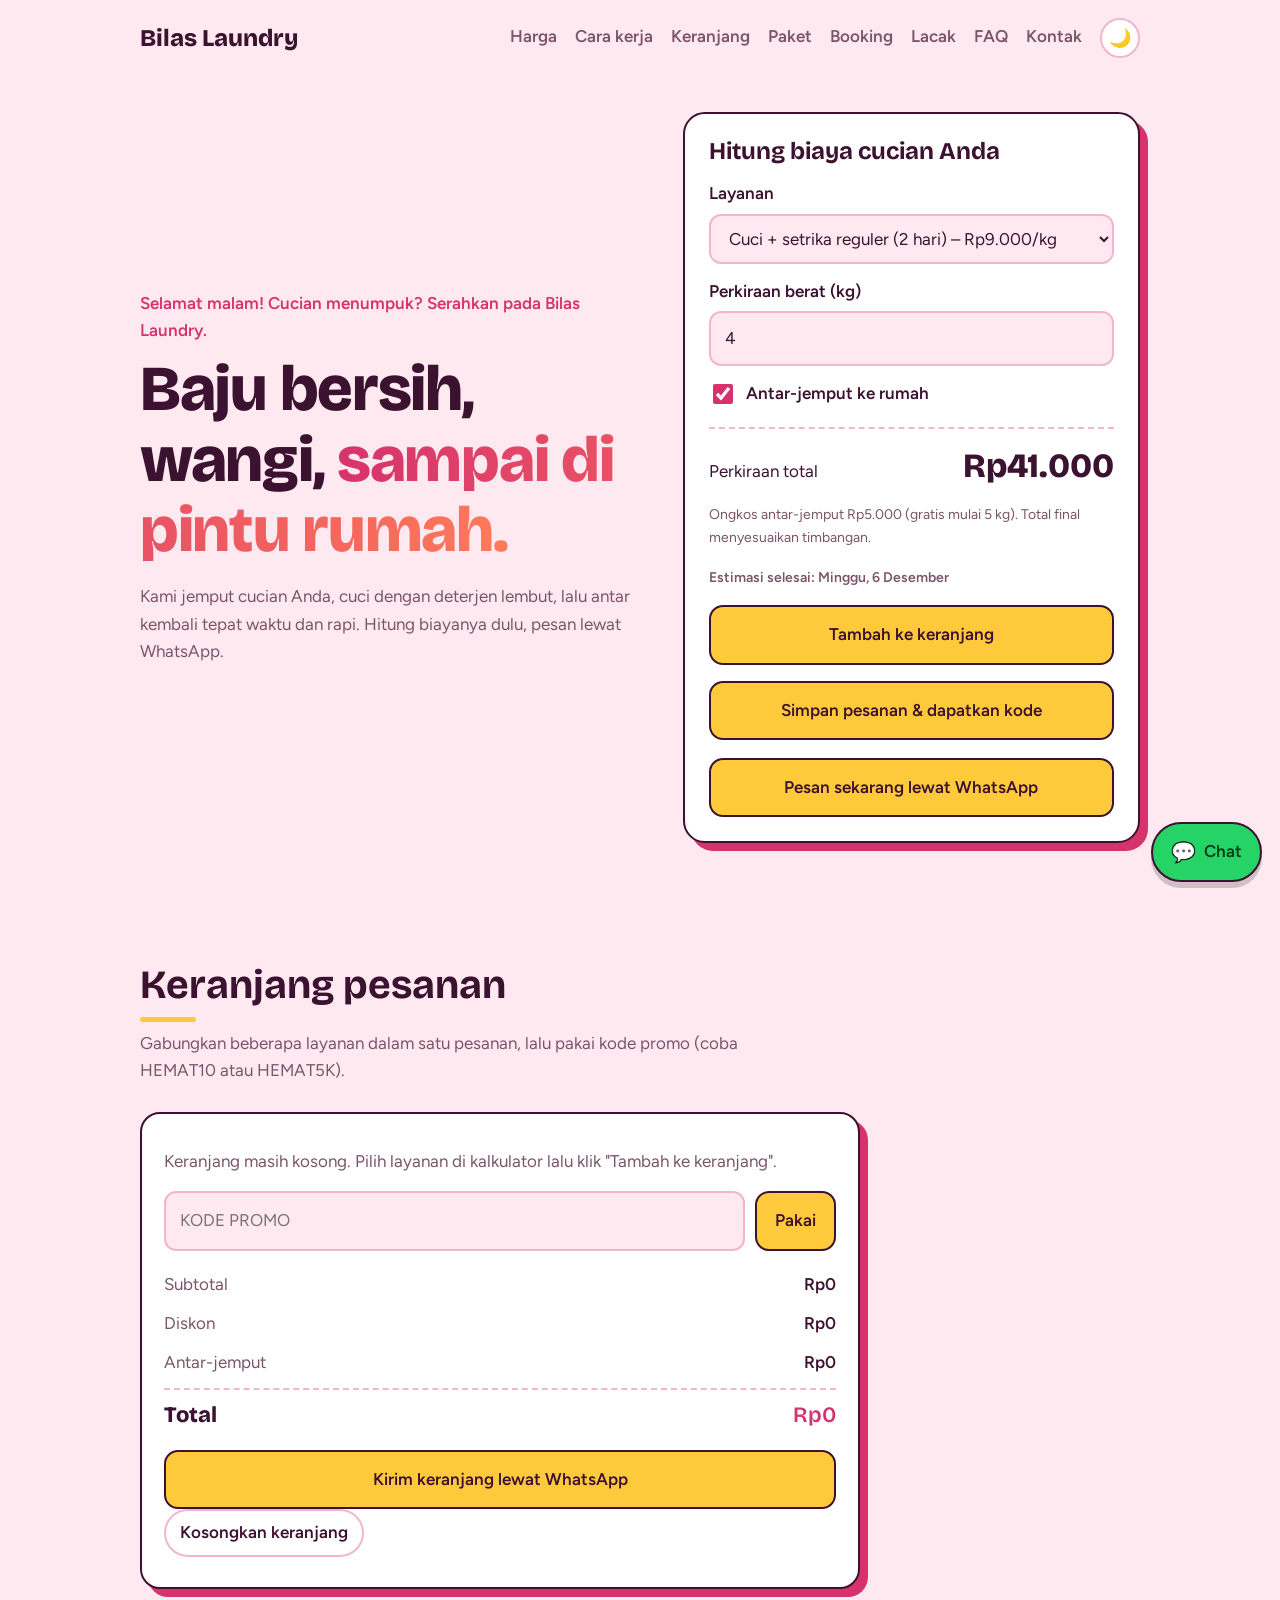
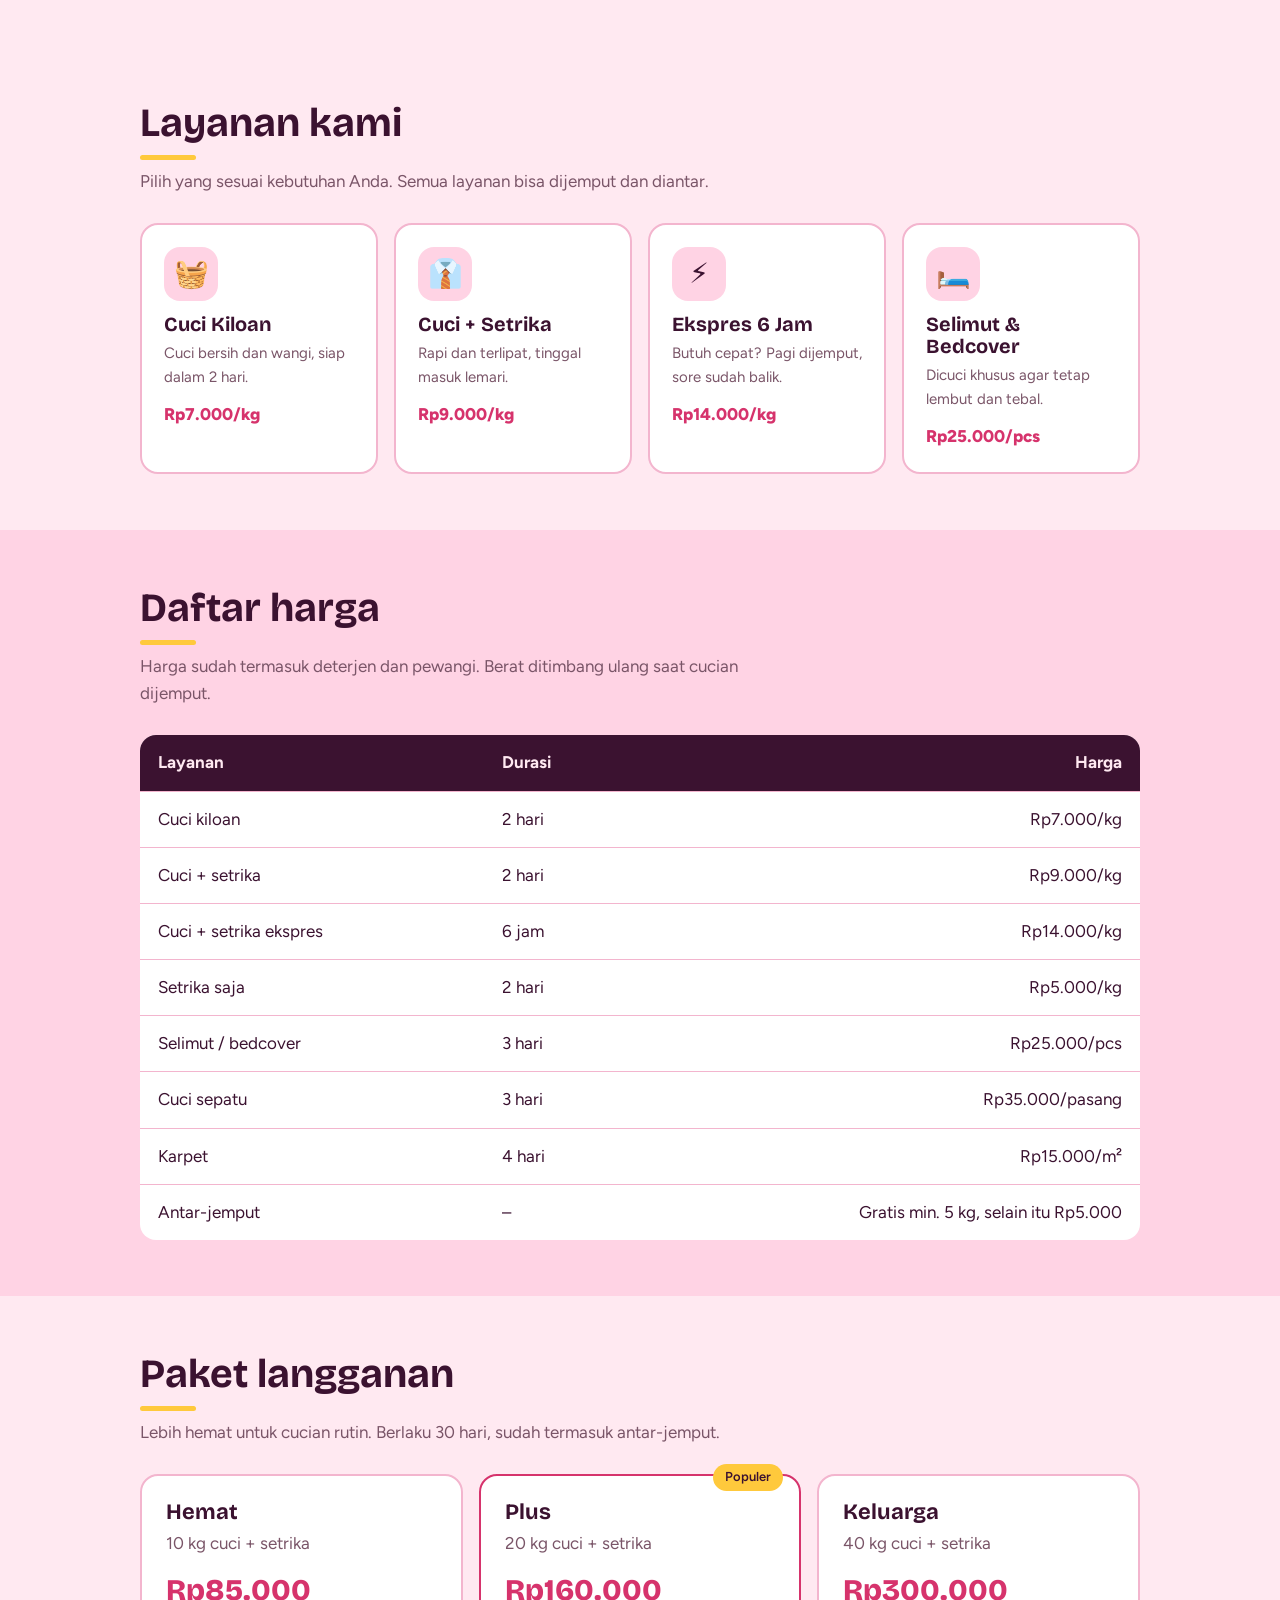
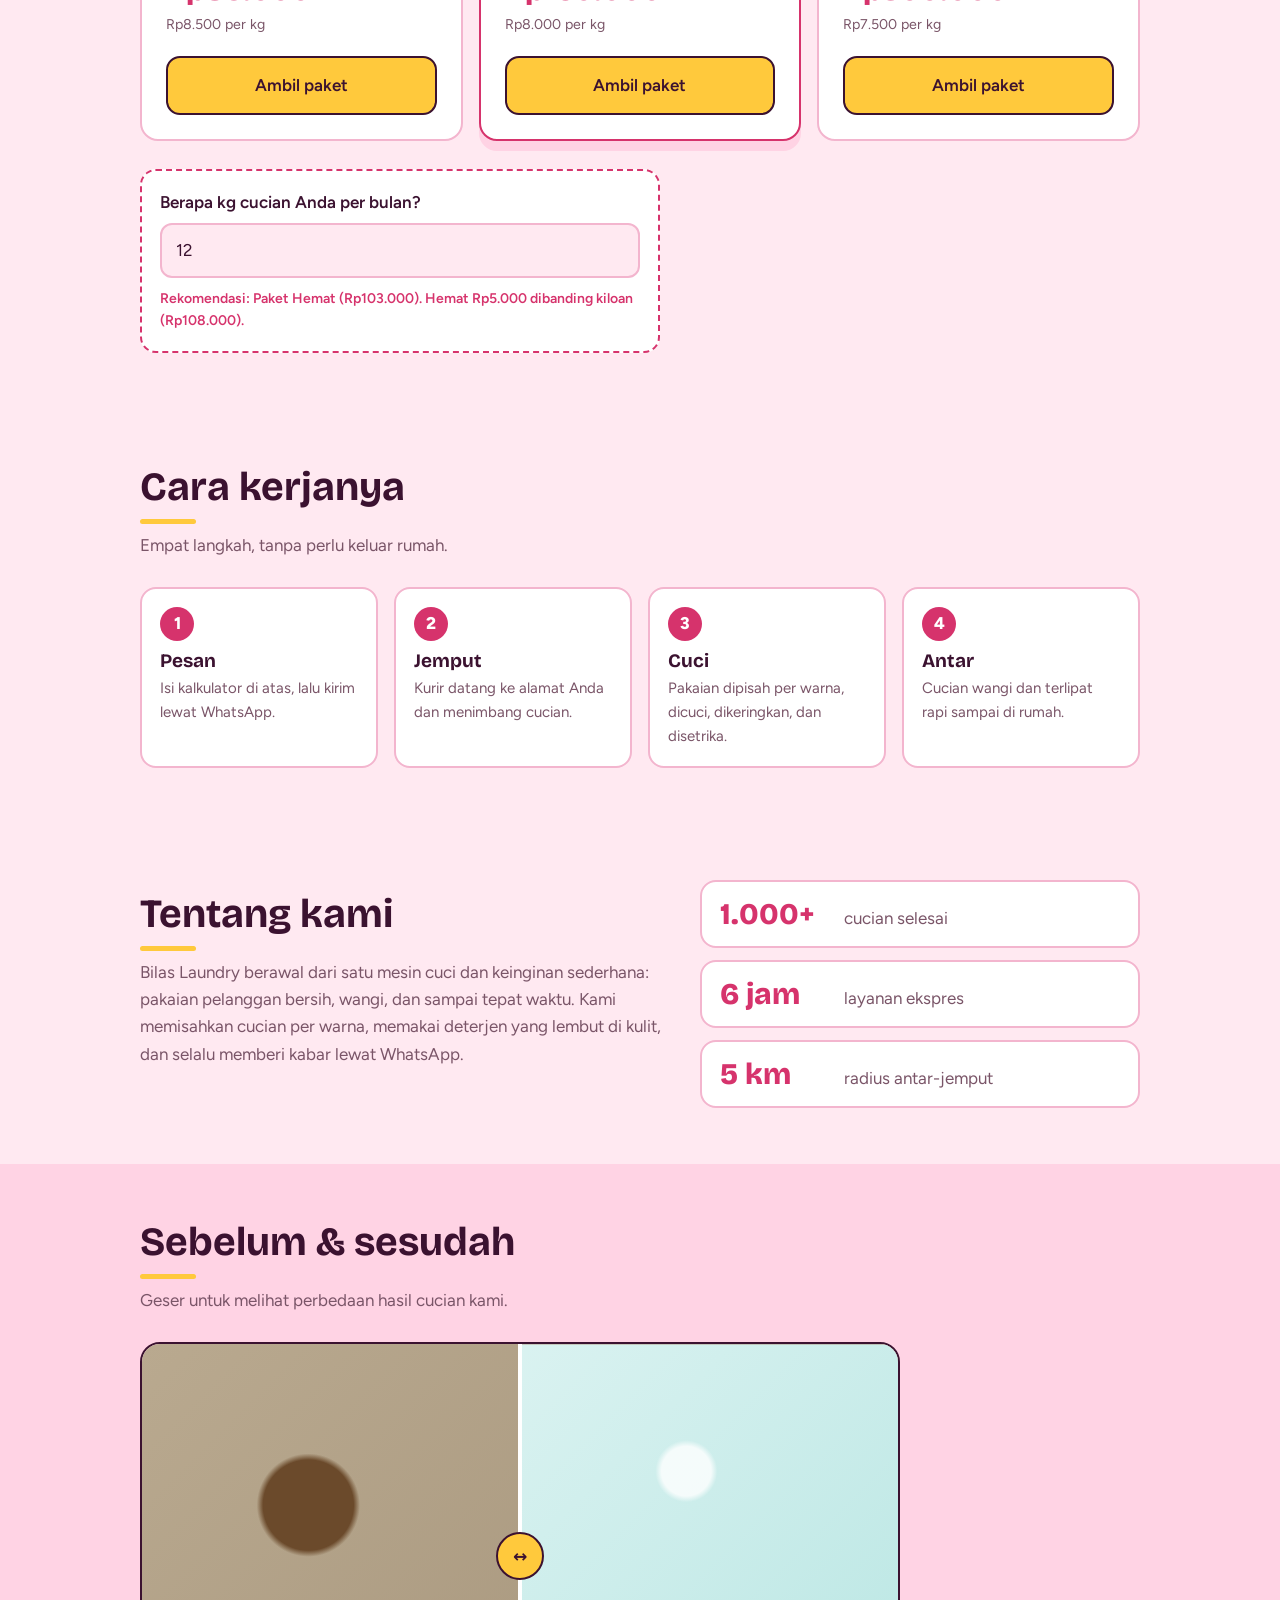
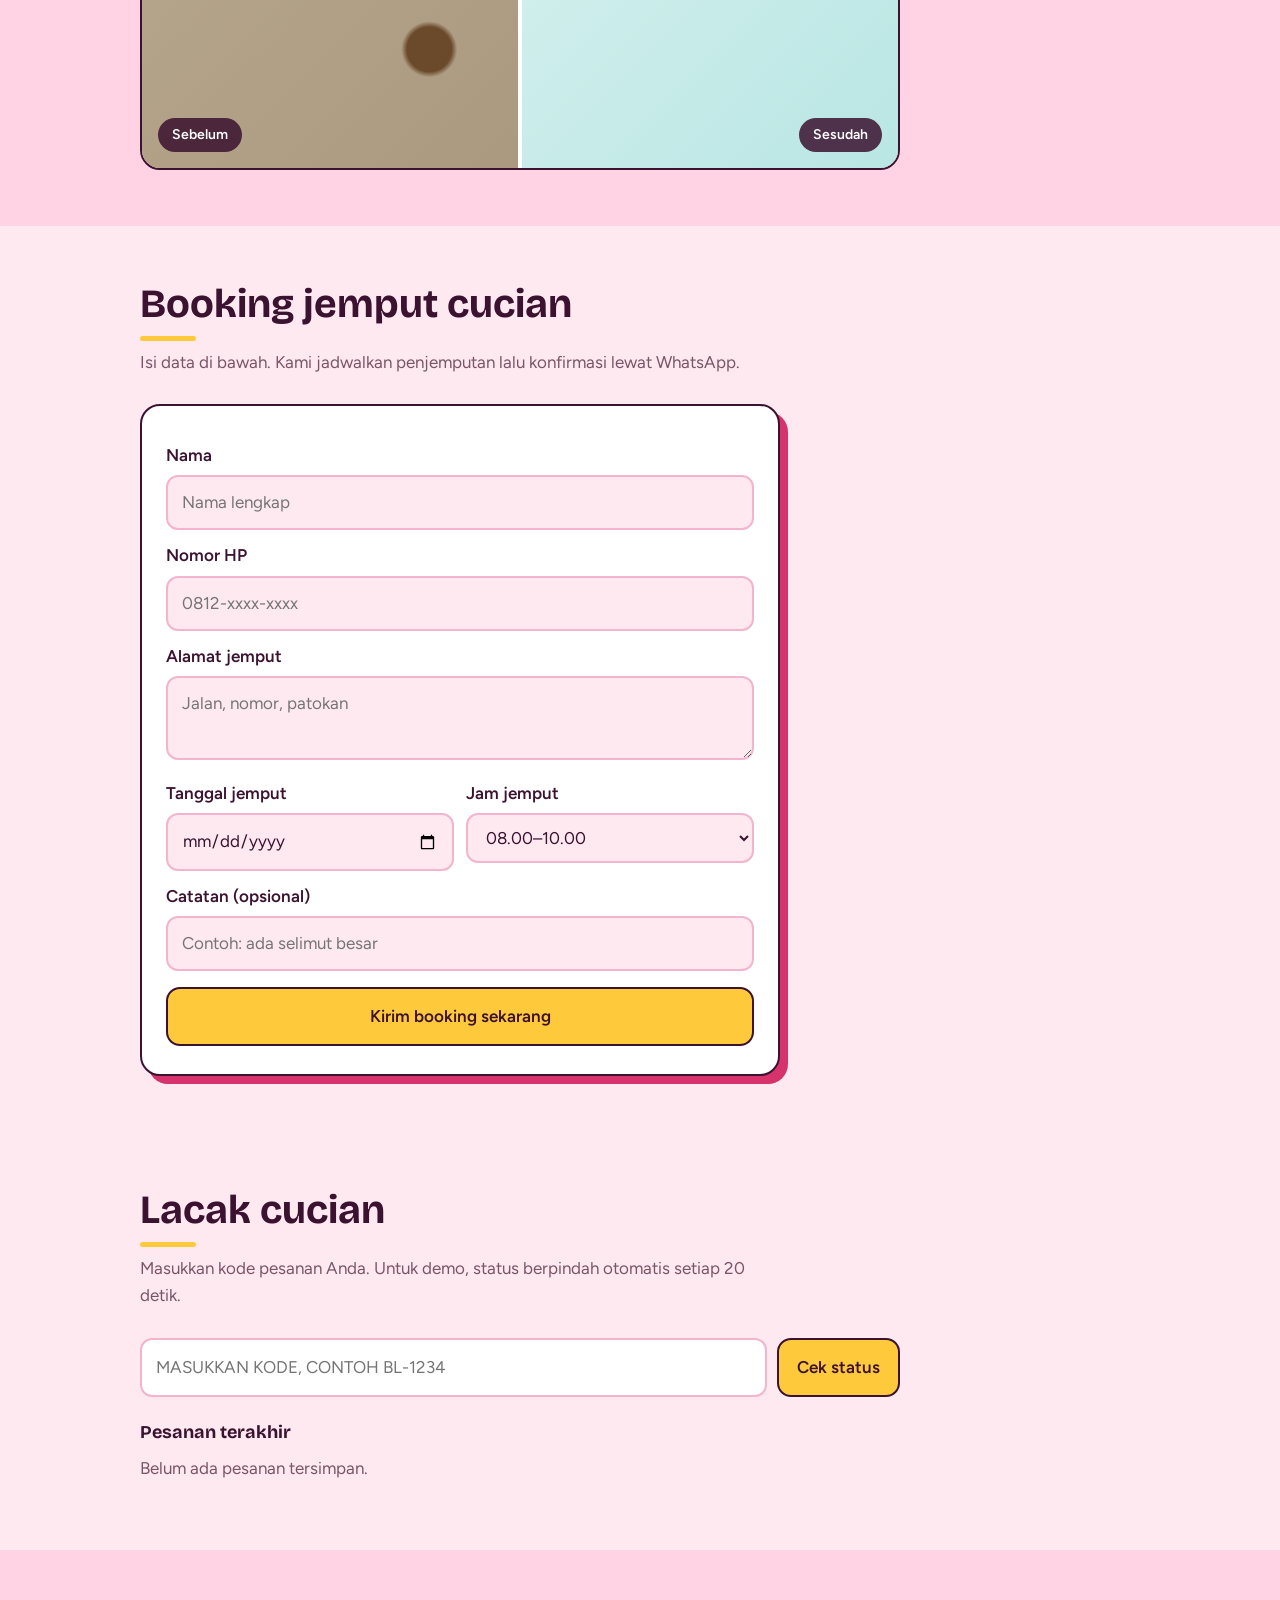
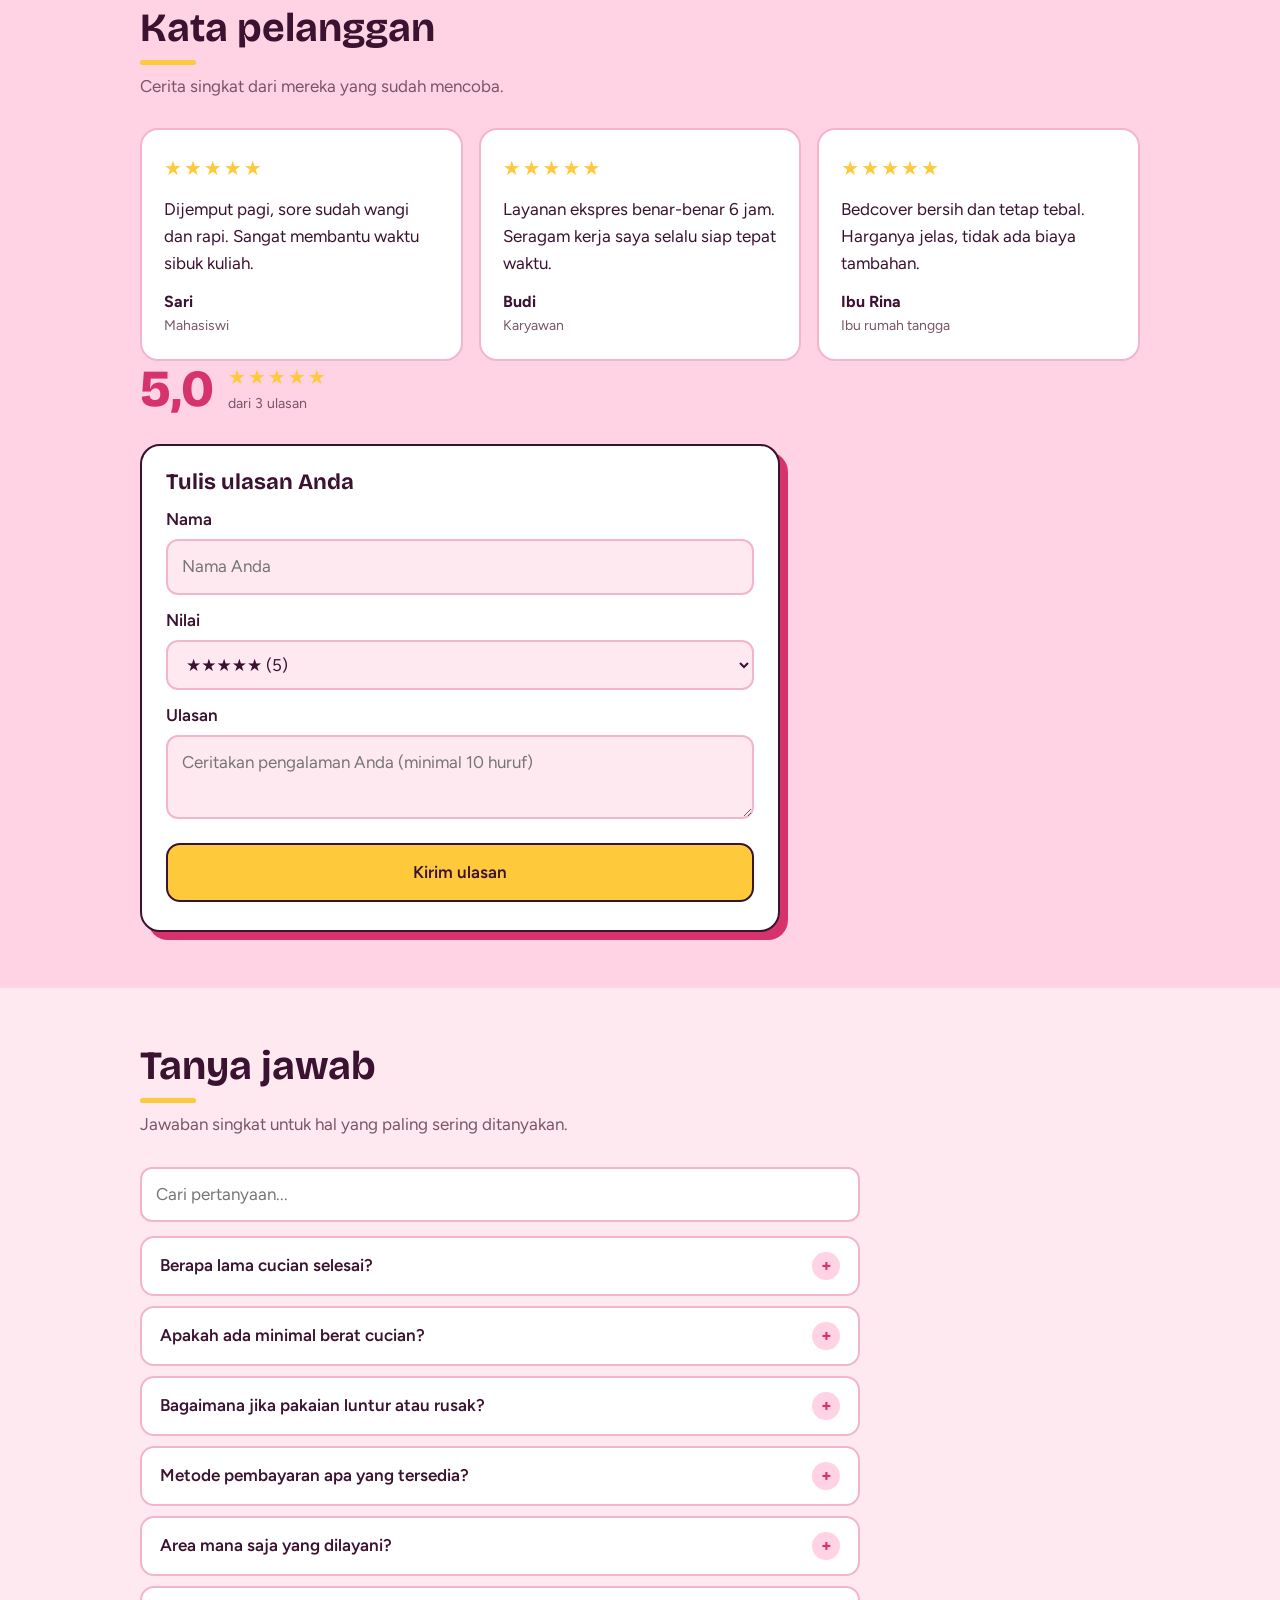
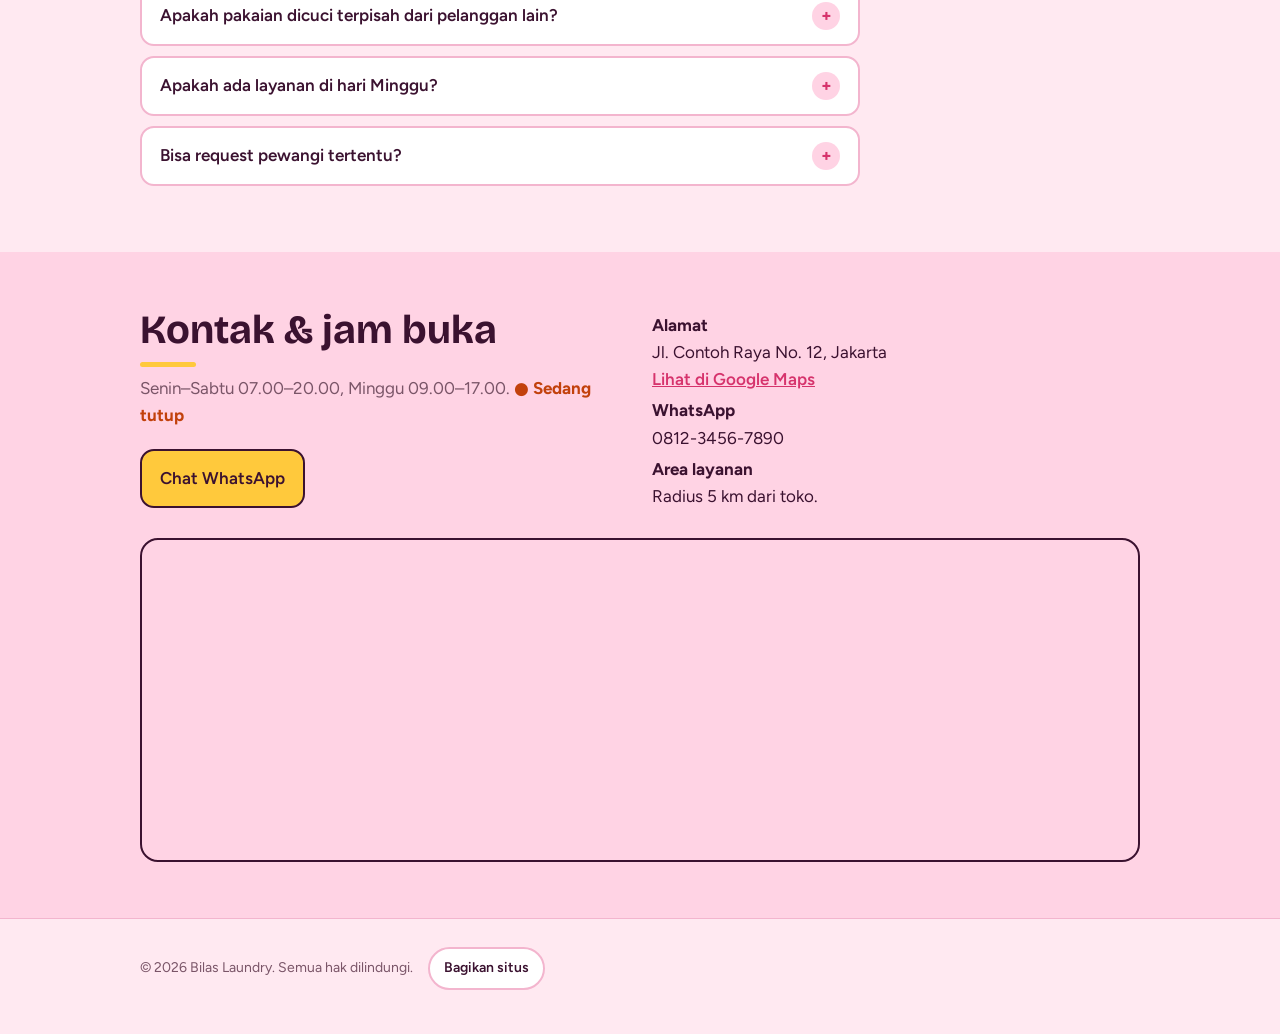
<file: index.html>
<!DOCTYPE html>
<html lang="id">
<head>
<meta charset="utf-8">
<meta name="viewport" content="width=device-width, initial-scale=1, viewport-fit=cover">
<title>Bilas Laundry – Cuci Wangi, Antar Cepat</title>
<meta name="description" content="Bilas Laundry: cuci kiloan, setrika, dan antar-jemput. Hitung biaya dan pesan lewat WhatsApp.">
<meta name="author" content="MariaPeronika12">
<link rel="icon" href="data:image/svg+xml,<svg xmlns=%22http://www.w3.org/2000/svg%22 viewBox=%220 0 100 100%22><text y=%22.9em%22 font-size=%2290%22>🧺</text></svg>">
<meta name="theme-color" content="#D6336C">
<meta name="color-scheme" content="light dark">
<meta property="og:title" content="Bilas Laundry">
<meta property="og:description" content="Cuci, setrika, antar-jemput. Hitung biaya dan pesan lewat WhatsApp.">
<meta property="og:type" content="website">
<link href="https://fonts.googleapis.com/css2?family=Bricolage+Grotesque:wght@600;800&family=Figtree:wght@400;600&display=swap" rel="stylesheet">
<link rel="stylesheet" href="style.css">
</head>
<body>
<noscript>
  <p style="margin:0;padding:12px 16px;background:#FFC93C;color:#3B1230;text-align:center;font-weight:600">
    Aktifkan JavaScript agar kalkulator, booking, dan pelacakan cucian berfungsi.
  </p>
</noscript>
<div class="wrap">
  <header>
    <a class="logo" href="#">Bilas Laundry</a>
    <nav><a href="#harga">Harga</a><a href="#cara">Cara kerja</a><a href="#keranjang">Keranjang</a><a href="#paket">Paket</a><a href="#booking">Booking</a><a href="#lacak">Lacak</a><a href="#faq">FAQ</a><a href="#kontak">Kontak</a><button id="tema" class="tema" type="button" title="Ganti tema terang atau gelap" aria-label="Ganti tema terang atau gelap" aria-pressed="false">🌙</button></nav>
  </header>

  <div class="hero">
    <div class="bubbles" aria-hidden="true"><i></i><i></i><i></i><i></i><i></i></div>
    <div>
      <h1>Baju bersih, wangi, <span>sampai di pintu rumah.</span></h1>
      <p>Kami jemput cucian Anda, cuci dengan deterjen lembut, lalu antar kembali tepat waktu dan rapi. Hitung biayanya dulu, pesan lewat WhatsApp.</p>
    </div>
    <div class="calc" id="hitung">
      <h2>Hitung biaya cucian Anda</h2>
      <label for="layanan">Layanan</label>
      <select id="layanan">
        <option value="7000" data-jam="48">Cuci kiloan reguler (2 hari) – Rp7.000/kg</option>
        <option value="9000" data-jam="48" selected>Cuci + setrika reguler (2 hari) – Rp9.000/kg</option>
        <option value="14000" data-jam="6">Cuci + setrika ekspres (6 jam) – Rp14.000/kg</option>
        <option value="5000" data-jam="48">Setrika saja (2 hari) – Rp5.000/kg</option>
        <option value="35000" data-jam="72" data-unit="pasang">Cuci sepatu (3 hari) – Rp35.000/pasang</option>
        <option value="15000" data-jam="96" data-unit="m²">Karpet (4 hari) – Rp15.000/m²</option>
      </select>
      <label for="berat" id="lblberat">Perkiraan berat (kg)</label>
      <input id="berat" type="number" min="1" max="50" step="0.5" value="4" inputmode="decimal">
      <label class="check"><input id="antar" type="checkbox" checked> Antar-jemput ke rumah</label>
      <div class="total"><span>Perkiraan total</span><strong id="total">Rp0</strong></div>
      <p class="note" id="ongkir"></p>
      <p class="note estimasi" id="estimasi"></p>
      <button class="btn" id="tambah" type="button">Tambah ke keranjang</button>
      <button class="btn" id="simpan" type="button">Simpan pesanan &amp; dapatkan kode</button>
      <p class="note" id="kode" role="status"></p>
      <a class="btn" id="wa" href="#" target="_blank" rel="noopener">Pesan sekarang lewat WhatsApp</a>
    </div>
  </div>
</div>

<section id="keranjang"><div class="wrap">
  <h2>Keranjang pesanan</h2>
  <p class="sub">Gabungkan beberapa layanan dalam satu pesanan, lalu pakai kode promo (coba HEMAT10 atau HEMAT5K).</p>
  <div class="cart">
    <div id="cart-list"></div>
    <div class="promo"><input id="promo" placeholder="Kode promo" aria-label="Kode promo" maxlength="12"><button class="btn" id="pakai" type="button">Pakai</button></div>
    <p class="note" id="c-pesan" role="status"></p>
    <dl class="rincian">
      <div><dt>Subtotal</dt><dd id="c-sub">Rp0</dd></div>
      <div><dt>Diskon</dt><dd id="c-disk">Rp0</dd></div>
      <div><dt>Antar-jemput</dt><dd id="c-ongkir">Rp0</dd></div>
      <div class="tot"><dt>Total</dt><dd id="c-total">Rp0</dd></div>
    </dl>
    <button class="btn" id="c-wa" type="button">Kirim keranjang lewat WhatsApp</button>
    <button class="chip" id="c-kosong" type="button">Kosongkan keranjang</button>
  </div>
</div></section>

<section id="layanan"><div class="wrap">
  <h2>Layanan kami</h2>
  <p class="sub">Pilih yang sesuai kebutuhan Anda. Semua layanan bisa dijemput dan diantar.</p>
  <div class="cards">
    <article class="card"><b>🧺</b><h3>Cuci Kiloan</h3><p>Cuci bersih dan wangi, siap dalam 2 hari.</p><span>Rp7.000/kg</span></article>
    <article class="card"><b>👔</b><h3>Cuci + Setrika</h3><p>Rapi dan terlipat, tinggal masuk lemari.</p><span>Rp9.000/kg</span></article>
    <article class="card"><b>⚡</b><h3>Ekspres 6 Jam</h3><p>Butuh cepat? Pagi dijemput, sore sudah balik.</p><span>Rp14.000/kg</span></article>
    <article class="card"><b>🛏️</b><h3>Selimut &amp; Bedcover</h3><p>Dicuci khusus agar tetap lembut dan tebal.</p><span>Rp25.000/pcs</span></article>
  </div>
</div></section>

<section id="harga" class="alt"><div class="wrap">
  <h2>Daftar harga</h2>
  <p class="sub">Harga sudah termasuk deterjen dan pewangi. Berat ditimbang ulang saat cucian dijemput.</p>
  <div class="scroll"><table>
    <tr><th>Layanan</th><th>Durasi</th><th>Harga</th></tr>
    <tr><td>Cuci kiloan</td><td>2 hari</td><td>Rp7.000/kg</td></tr>
    <tr><td>Cuci + setrika</td><td>2 hari</td><td>Rp9.000/kg</td></tr>
    <tr><td>Cuci + setrika ekspres</td><td>6 jam</td><td>Rp14.000/kg</td></tr>
    <tr><td>Setrika saja</td><td>2 hari</td><td>Rp5.000/kg</td></tr>
    <tr><td>Selimut / bedcover</td><td>3 hari</td><td>Rp25.000/pcs</td></tr>
    <tr><td>Cuci sepatu</td><td>3 hari</td><td>Rp35.000/pasang</td></tr>
    <tr><td>Karpet</td><td>4 hari</td><td>Rp15.000/m²</td></tr>
    <tr><td>Antar-jemput</td><td>–</td><td>Gratis min. 5 kg, selain itu Rp5.000</td></tr>
  </table></div>
</div></section>

<section id="paket"><div class="wrap">
  <h2>Paket langganan</h2>
  <p class="sub">Lebih hemat untuk cucian rutin. Berlaku 30 hari, sudah termasuk antar-jemput.</p>
  <div class="paket">
    <article class="pk"><h3>Hemat</h3><p>10 kg cuci + setrika</p><strong>Rp85.000</strong><small>Rp8.500 per kg</small><button class="btn" type="button" data-paket="Hemat (10 kg) Rp85.000">Ambil paket</button></article>
    <article class="pk pop"><em>Populer</em><h3>Plus</h3><p>20 kg cuci + setrika</p><strong>Rp160.000</strong><small>Rp8.000 per kg</small><button class="btn" type="button" data-paket="Plus (20 kg) Rp160.000">Ambil paket</button></article>
    <article class="pk"><h3>Keluarga</h3><p>40 kg cuci + setrika</p><strong>Rp300.000</strong><small>Rp7.500 per kg</small><button class="btn" type="button" data-paket="Keluarga (40 kg) Rp300.000">Ambil paket</button></article>
  </div>
  <div class="saran">
    <label for="kg-bulan">Berapa kg cucian Anda per bulan?</label>
    <input id="kg-bulan" type="number" min="1" max="100" step="1" value="12" inputmode="numeric">
    <p id="saran-hasil" class="note" role="status"></p>
  </div>
</div></section>

<section id="cara"><div class="wrap">
  <h2>Cara kerjanya</h2>
  <p class="sub">Empat langkah, tanpa perlu keluar rumah.</p>
  <ol>
    <li><h3>Pesan</h3><p>Isi kalkulator di atas, lalu kirim lewat WhatsApp.</p></li>
    <li><h3>Jemput</h3><p>Kurir datang ke alamat Anda dan menimbang cucian.</p></li>
    <li><h3>Cuci</h3><p>Pakaian dipisah per warna, dicuci, dikeringkan, dan disetrika.</p></li>
    <li><h3>Antar</h3><p>Cucian wangi dan terlipat rapi sampai di rumah.</p></li>
  </ol>
</div></section>

<section id="tentang"><div class="wrap tentang">
  <div>
    <h2>Tentang kami</h2>
    <p class="sub">Bilas Laundry berawal dari satu mesin cuci dan keinginan sederhana: pakaian pelanggan bersih, wangi, dan sampai tepat waktu. Kami memisahkan cucian per warna, memakai deterjen yang lembut di kulit, dan selalu memberi kabar lewat WhatsApp.</p>
  </div>
  <ul class="angka">
    <li><b>1.000+</b><span>cucian selesai</span></li>
    <li><b>6 jam</b><span>layanan ekspres</span></li>
    <li><b>5 km</b><span>radius antar-jemput</span></li>
  </ul>
</div></section>

<section id="galeri" class="alt"><div class="wrap">
  <h2>Sebelum &amp; sesudah</h2>
  <p class="sub">Geser untuk melihat perbedaan hasil cucian kami.</p>
  <div class="ba">
    <div class="ba-pane ba-sebelum"><span>Sebelum</span></div>
    <div class="ba-pane ba-sesudah" id="ba-sesudah"><span>Sesudah</span></div>
    <input type="range" min="0" max="100" value="50" id="ba-range" aria-label="Geser perbandingan sebelum dan sesudah">
    <div class="ba-garis" id="ba-garis"></div>
  </div>
</div></section>

<section id="booking"><div class="wrap">
  <h2>Booking jemput cucian</h2>
  <p class="sub">Isi data di bawah. Kami jadwalkan penjemputan lalu konfirmasi lewat WhatsApp.</p>
  <form class="booking" id="formbooking" novalidate>
    <label for="bk-nama">Nama</label>
    <input id="bk-nama" type="text" autocomplete="name" placeholder="Nama lengkap">
    <label for="bk-hp">Nomor HP</label>
    <input id="bk-hp" type="tel" autocomplete="tel" placeholder="0812-xxxx-xxxx">
    <label for="bk-alamat">Alamat jemput</label>
    <textarea id="bk-alamat" autocomplete="street-address" placeholder="Jalan, nomor, patokan"></textarea>
    <div class="dua">
      <div><label for="bk-tgl">Tanggal jemput</label><input id="bk-tgl" type="date"></div>
      <div><label for="bk-jam">Jam jemput</label>
        <select id="bk-jam">
          <option>08.00–10.00</option><option>10.00–12.00</option><option>13.00–15.00</option><option>15.00–17.00</option>
        </select></div>
    </div>
    <label for="bk-catatan">Catatan (opsional)</label>
    <input id="bk-catatan" type="text" placeholder="Contoh: ada selimut besar">
    <button class="btn" type="submit">Kirim booking sekarang</button>
    <p class="note" id="bk-status" role="status"></p>
  </form>
</div></section>

<section id="lacak"><div class="wrap">
  <h2>Lacak cucian</h2>
  <p class="sub">Masukkan kode pesanan Anda. Untuk demo, status berpindah otomatis setiap 20 detik.</p>
  <div class="lacak">
    <div class="cari"><input id="kodeinput" placeholder="Masukkan kode, contoh BL-1234" aria-label="Kode pesanan" maxlength="8"><button class="btn" id="cari" type="button">Cek status</button></div>
    <div id="hasil" aria-live="polite"></div>
    <h3>Pesanan terakhir</h3>
    <div id="riwayat"></div>
  </div>
</div></section>

<section id="testimoni" class="alt"><div class="wrap">
  <h2>Kata pelanggan</h2>
  <p class="sub">Cerita singkat dari mereka yang sudah mencoba.</p>
  <div class="testi">
    <figure><div class="stars" aria-label="5 dari 5 bintang">★★★★★</div><blockquote>Dijemput pagi, sore sudah wangi dan rapi. Sangat membantu waktu sibuk kuliah.</blockquote><figcaption><b>Sari</b>Mahasiswi</figcaption></figure>
    <figure><div class="stars" aria-label="5 dari 5 bintang">★★★★★</div><blockquote>Layanan ekspres benar-benar 6 jam. Seragam kerja saya selalu siap tepat waktu.</blockquote><figcaption><b>Budi</b>Karyawan</figcaption></figure>
    <figure><div class="stars" aria-label="5 dari 5 bintang">★★★★★</div><blockquote>Bedcover bersih dan tetap tebal. Harganya jelas, tidak ada biaya tambahan.</blockquote><figcaption><b>Ibu Rina</b>Ibu rumah tangga</figcaption></figure>
  </div>
  <div class="rata"><strong id="u-rata">5,0</strong><div><span id="u-bintang" class="stars" aria-hidden="true">★★★★★</span><small id="u-jumlah">dari 3 ulasan</small></div></div>
  <div id="u-daftar" class="testi baru"></div>
  <form id="fulasan" class="booking ulas" novalidate>
    <h3>Tulis ulasan Anda</h3>
    <label for="u-nama">Nama</label>
    <input id="u-nama" type="text" maxlength="30" placeholder="Nama Anda">
    <label for="u-nilai">Nilai</label>
    <select id="u-nilai"><option value="5">★★★★★ (5)</option><option value="4">★★★★☆ (4)</option><option value="3">★★★☆☆ (3)</option><option value="2">★★☆☆☆ (2)</option><option value="1">★☆☆☆☆ (1)</option></select>
    <label for="u-teks">Ulasan</label>
    <textarea id="u-teks" maxlength="200" placeholder="Ceritakan pengalaman Anda (minimal 10 huruf)"></textarea>
    <button class="btn" type="submit">Kirim ulasan</button>
    <p class="note" id="u-pesan" role="status"></p>
  </form>
</div></section>

<section id="faq"><div class="wrap">
  <h2>Tanya jawab</h2>
  <p class="sub">Jawaban singkat untuk hal yang paling sering ditanyakan.</p>
  <input id="faq-cari" class="cari-faq" type="search" placeholder="Cari pertanyaan..." aria-label="Cari pertanyaan">
  <p id="faq-kosong" class="kosong" hidden>Tidak ada pertanyaan yang cocok.</p>
  <div class="faq">
    <details>
      <summary>Berapa lama cucian selesai?</summary>
      <p>Layanan reguler selesai dalam 2 hari, ekspres dalam 6 jam, dan selimut atau bedcover dalam 3 hari.</p>
    </details>
    <details>
      <summary>Apakah ada minimal berat cucian?</summary>
      <p>Tidak ada minimal. Antar-jemput gratis mulai 5 kg, di bawah itu dikenakan Rp5.000.</p>
    </details>
    <details>
      <summary>Bagaimana jika pakaian luntur atau rusak?</summary>
      <p>Pakaian dipisah per warna sebelum dicuci. Jika ada kerusakan dari pihak kami, hubungi kami maksimal 1 hari setelah cucian diterima.</p>
    </details>
    <details>
      <summary>Metode pembayaran apa yang tersedia?</summary>
      <p>Tunai, transfer bank, QRIS, dan dompet digital saat cucian diantar atau diambil.</p>
    </details>
    <details>
      <summary>Area mana saja yang dilayani?</summary>
      <p>Radius 5 km dari toko. Di luar itu, tanyakan lewat WhatsApp.</p>
    </details>
    <details>
      <summary>Apakah pakaian dicuci terpisah dari pelanggan lain?</summary>
      <p>Ya, setiap pesanan dicuci terpisah dan diberi tanda agar tidak tertukar.</p>
    </details>
    <details>
      <summary>Apakah ada layanan di hari Minggu?</summary>
      <p>Ada. Pada hari Minggu kami buka pukul 09.00 sampai 17.00, dan penjemputan tetap bisa dijadwalkan lewat form booking.</p>
    </details>
    <details>
      <summary>Bisa request pewangi tertentu?</summary>
      <p>Bisa. Tulis pilihan pewangi di kolom catatan saat booking, dan kami usahakan sesuai permintaan.</p>
    </details>
  </div>
</div></section>

<section id="kontak" class="alt"><div class="wrap contact">
  <div>
    <h2>Kontak &amp; jam buka</h2>
    <p class="sub">Senin–Sabtu 07.00–20.00, Minggu 09.00–17.00.</p>
    <a class="btn" href="https://wa.me/6281234567890" target="_blank" rel="noopener" style="display:inline-block">Chat WhatsApp</a>
  </div>
  <div>
    <p><strong>Alamat</strong><br>Jl. Contoh Raya No. 12, Jakarta<br><a href="https://www.google.com/maps/search/?api=1&query=Jl.+Contoh+Raya+No.+12,+Jakarta" target="_blank" rel="noopener" style="color:var(--teal);font-weight:600">Lihat di Google Maps</a></p>
    <p><strong>WhatsApp</strong><br>0812-3456-7890</p>
    <p><strong>Area layanan</strong><br>Radius 5 km dari toko.</p>
  </div>
  <div class="peta">
    <iframe title="Lokasi Bilas Laundry di Google Maps" src="https://www.google.com/maps?q=Jl.+Contoh+Raya+No.+12,+Jakarta&output=embed" loading="lazy" referrerpolicy="no-referrer-when-downgrade" allowfullscreen></iframe>
  </div>
</div></section>

<footer><div class="wrap">© 2026 Bilas Laundry. Semua hak dilindungi. <button id="bagikan" class="chip" type="button" style="margin-left:12px">Bagikan situs</button></div></footer>

<button id="atas" class="atas" type="button" title="Kembali ke atas" aria-label="Kembali ke atas" hidden>↑</button>

<a class="wa-float" href="https://wa.me/6281234567890" target="_blank" rel="noopener" aria-label="Chat WhatsApp"><span>💬</span> Chat</a>

<script src="script.js"></script>
</body>
</html>
</file>
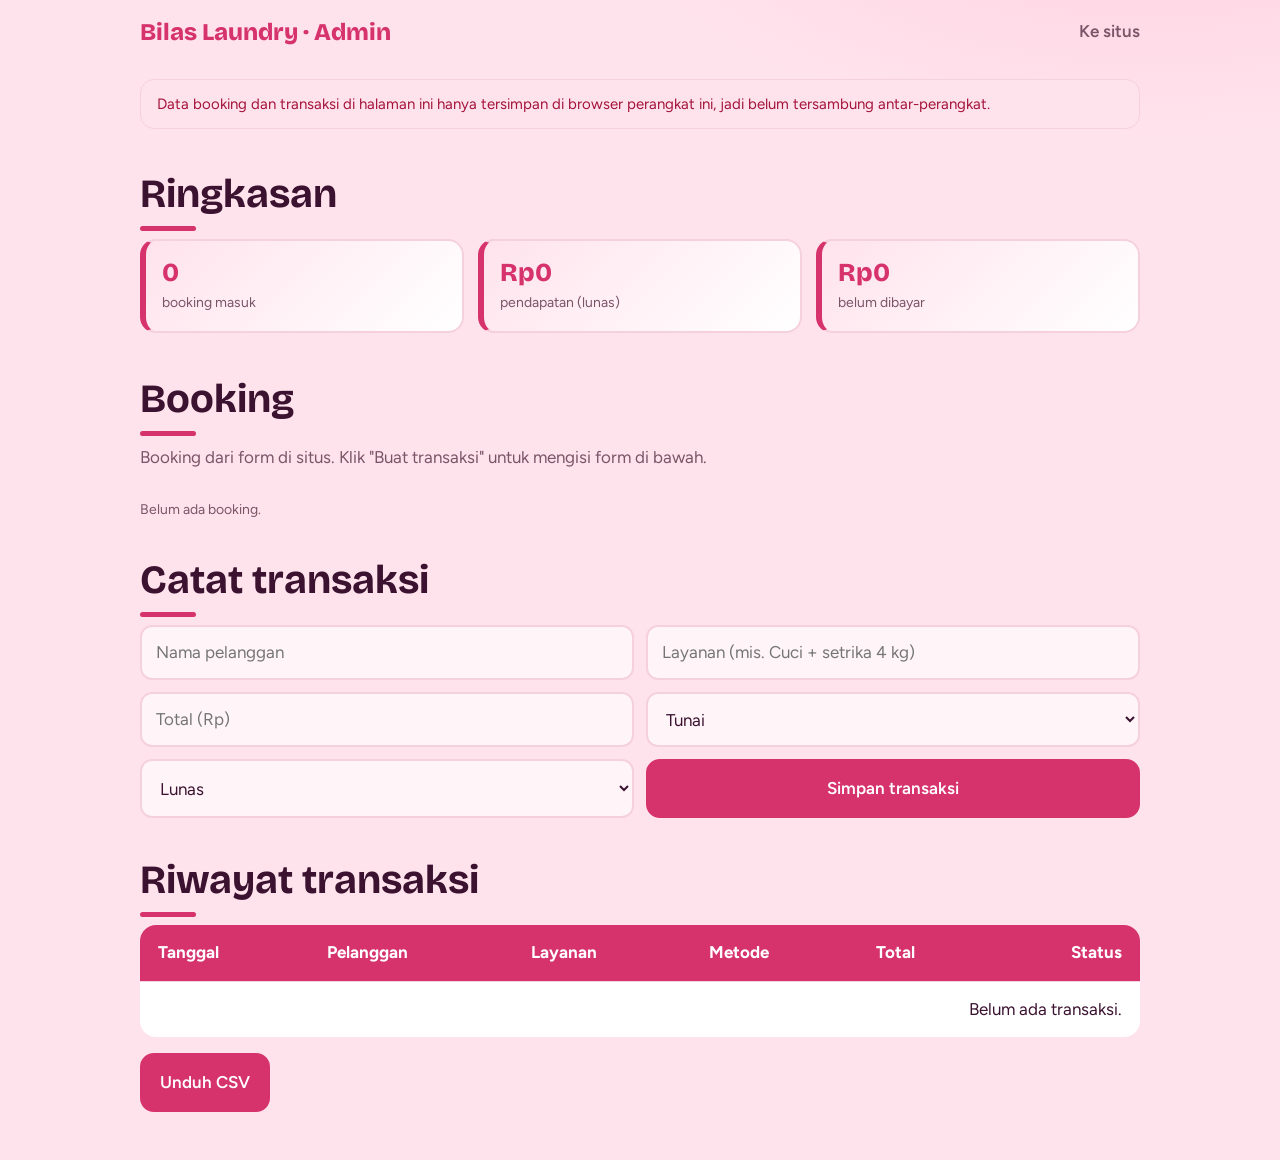
<file: admin.html>
<!DOCTYPE html>
<html lang="id">
<head>
<meta charset="utf-8">
<meta name="viewport" content="width=device-width, initial-scale=1, viewport-fit=cover">
<title>Admin – Bilas Laundry</title>
<meta name="robots" content="noindex">
<link rel="icon" href="data:image/svg+xml,<svg xmlns=%22http://www.w3.org/2000/svg%22 viewBox=%220 0 100 100%22><text y=%22.9em%22 font-size=%2290%22>🧺</text></svg>">
<link href="https://fonts.googleapis.com/css2?family=Bricolage+Grotesque:wght@600;800&family=Figtree:wght@400;600&display=swap" rel="stylesheet">
<link rel="stylesheet" href="style.css">
<style>
:root{--bg:#FFF5F8;--surface:#FFFFFF;--ink:#3B1230;--muted:#7A5568;--line:#F5D0DE;--pink:#D6336C;--pink-ink:#FFFFFF;--pink-soft:#FFE3EC;--pink-deep:#A4133C;--pink-glow:#FFD0E0}
@media (prefers-color-scheme:dark){:root:not([data-theme="light"]){--bg:#2A1020;--surface:#3A1830;--ink:#FFEAF2;--muted:#D9A7BD;--line:#5A2A47;--pink:#FF7FA8;--pink-ink:#2A1020;--pink-soft:#4A1F3A;--pink-deep:#FFA8C5;--pink-glow:#6A2A4C}}
:root[data-theme="dark"]{--bg:#2A1020;--surface:#3A1830;--ink:#FFEAF2;--muted:#D9A7BD;--line:#5A2A47;--pink:#FF7FA8;--pink-ink:#2A1020;--pink-soft:#4A1F3A;--pink-deep:#FFA8C5;--pink-glow:#6A2A4C}
body{background:radial-gradient(900px 420px at 90% -10%,var(--pink-glow),transparent 60%),var(--pink-soft)}
.wrap header .logo{color:var(--pink)}
.wrap section h2::after{background:var(--pink)}
.ring{display:grid;grid-template-columns:repeat(3,1fr);gap:14px;margin:8px 0 8px}
.ring div{background:linear-gradient(135deg,var(--pink-soft),var(--surface));border:2px solid var(--line);border-left:6px solid var(--pink);border-radius:16px;padding:16px;box-shadow:0 6px 0 var(--pink-soft)}
.ring b{display:block;font:800 26px "Bricolage Grotesque",sans-serif;color:var(--pink)}
.ring span{color:var(--muted);font-size:14px}
.kartu{background:var(--surface);border:2px solid var(--line);border-left:6px solid var(--pink);border-radius:16px;padding:16px;margin-bottom:10px;display:flex;justify-content:space-between;gap:12px;align-items:center;flex-wrap:wrap;box-shadow:0 4px 0 var(--pink-soft)}
.kartu small{display:block;color:var(--muted)}
.aksi button,.tbl button{font:inherit;font-weight:600;cursor:pointer;padding:6px 12px;border-radius:999px;border:2px solid var(--line);background:var(--bg);color:var(--ink);margin-left:6px}
.aksi button:hover,.tbl button:hover{border-color:var(--pink);background:var(--pink-soft);color:var(--pink)}
.fgrid{display:grid;grid-template-columns:1fr 1fr;gap:12px}
.fgrid input,.fgrid select{width:100%;font:inherit;padding:12px 14px;border-radius:12px;border:2px solid var(--line);background:var(--bg);color:var(--ink)}
.fgrid input:focus,.fgrid select:focus{border-color:var(--pink);outline:none}
.lunas{color:var(--pink);font-weight:600}.belum{color:var(--pink-deep);font-weight:600}
.info{background:var(--pink-soft);border:1px solid var(--line);border-radius:14px;padding:12px 16px;color:var(--pink-deep);font-size:15px}
.tbl th{background:var(--pink);color:var(--pink-ink)}
body .btn{background:var(--pink);color:var(--pink-ink);border-color:var(--pink)}
body .btn:hover{background:var(--pink-deep);border-color:var(--pink-deep);color:var(--pink-ink)}
@media (max-width:640px){.ring,.fgrid{grid-template-columns:1fr}}
</style>
</head>
<body>
<div class="wrap">
  <header><a class="logo" href="./">Bilas Laundry · Admin</a><nav><a href="./">Ke situs</a></nav></header>
  <p class="info">Data booking dan transaksi di halaman ini hanya tersimpan di browser perangkat ini, jadi belum tersambung antar-perangkat.</p>

  <section style="padding:28px 0 8px">
    <h2>Ringkasan</h2>
    <div class="ring">
      <div><b id="r-bk">0</b><span>booking masuk</span></div>
      <div><b id="r-lunas">Rp0</b><span>pendapatan (lunas)</span></div>
      <div><b id="r-belum">Rp0</b><span>belum dibayar</span></div>
    </div>
  </section>

  <section style="padding:28px 0 8px">
    <h2>Booking</h2>
    <p class="sub">Booking dari form di situs. Klik "Buat transaksi" untuk mengisi form di bawah.</p>
    <div id="daftar-bk"></div>
  </section>

  <section style="padding:28px 0 8px">
    <h2>Catat transaksi</h2>
    <form id="ftrx" class="fgrid" novalidate>
      <input id="t-nama" placeholder="Nama pelanggan" aria-label="Nama pelanggan">
      <input id="t-layanan" placeholder="Layanan (mis. Cuci + setrika 4 kg)" aria-label="Layanan">
      <input id="t-total" type="number" min="0" step="500" placeholder="Total (Rp)" aria-label="Total">
      <select id="t-metode" aria-label="Metode bayar"><option>Tunai</option><option>Transfer</option><option>QRIS</option></select>
      <select id="t-status" aria-label="Status bayar"><option value="1">Lunas</option><option value="0">Belum lunas</option></select>
      <button class="btn" type="submit" style="margin:0">Simpan transaksi</button>
    </form>
    <p class="note" id="t-pesan" role="status"></p>
  </section>

  <section style="padding:28px 0 48px">
    <h2>Riwayat transaksi</h2>
    <div class="scroll"><table class="tbl"><thead><tr><th>Tanggal</th><th>Pelanggan</th><th>Layanan</th><th>Metode</th><th>Total</th><th>Status</th></tr></thead><tbody id="isi-trx"></tbody></table></div>
    <button class="btn" id="csv" type="button" style="display:inline-block;width:auto">Unduh CSV</button>
  </section>
</div>
<script>
(function(){
  var KB="bilas_booking",KT="bilas_transaksi",$=function(i){return document.getElementById(i)};
  function muat(k){try{return JSON.parse(localStorage.getItem(k))||[]}catch(e){return[]}}
  function simpan(k,l){try{localStorage.setItem(k,JSON.stringify(l))}catch(e){}}
  function esc(s){return String(s).replace(/[&<>"']/g,function(c){return{"&":"&amp;","<":"&lt;",">":"&gt;",'"':"&quot;","'":"&#39;"}[c]})}
  function rp(n){return "Rp"+Math.round(n).toLocaleString("id-ID")}
  function render(){
    var bk=muat(KB),tr=muat(KT),lunas=0,belum=0;
    tr.forEach(function(t){if(t.lunas)lunas+=t.total;else belum+=t.total});
    $("r-bk").textContent=bk.length;$("r-lunas").textContent=rp(lunas);$("r-belum").textContent=rp(belum);
    $("daftar-bk").innerHTML=bk.length?bk.map(function(b,i){
      return'<div class="kartu"><div><b>'+esc(b.kode)+' · '+esc(b.nama)+'</b><small>'+esc(b.tgl)+', '+esc(b.jam)+' · '+esc(b.hp)+'</small><small>'+esc(b.alamat)+(b.catatan?' · '+esc(b.catatan):'')+'</small></div><div class="aksi"><button type="button" data-a="jadi" data-i="'+i+'">Buat transaksi</button><button type="button" data-a="hapus-bk" data-i="'+i+'">Hapus</button></div></div>';
    }).join(""):'<p class="note">Belum ada booking.</p>';
    $("isi-trx").innerHTML=tr.length?tr.map(function(t,i){
      return'<tr><td>'+esc(new Date(t.waktu).toLocaleDateString("id-ID"))+'</td><td>'+esc(t.nama)+'</td><td>'+esc(t.layanan)+'</td><td>'+esc(t.metode)+'</td><td>'+rp(t.total)+'</td><td><span class="'+(t.lunas?"lunas":"belum")+'">'+(t.lunas?"Lunas":"Belum")+'</span> <button type="button" data-a="ubah" data-i="'+i+'">Ubah</button><button type="button" data-a="hapus-trx" data-i="'+i+'">Hapus</button></td></tr>';
    }).join(""):'<tr><td colspan="6">Belum ada transaksi.</td></tr>';
  }
  document.addEventListener("click",function(e){
    var a=e.target.getAttribute&&e.target.getAttribute("data-a");if(!a)return;
    var i=+e.target.getAttribute("data-i"),bk=muat(KB),tr=muat(KT);
    if(a=="jadi"){$("t-nama").value=bk[i].nama;$("t-layanan").value="Booking "+bk[i].kode;$("t-total").focus()}
    if(a=="hapus-bk"&&confirm("Hapus booking ini?")){bk.splice(i,1);simpan(KB,bk)}
    if(a=="ubah"){tr[i].lunas=!tr[i].lunas;simpan(KT,tr)}
    if(a=="hapus-trx"&&confirm("Hapus transaksi ini?")){tr.splice(i,1);simpan(KT,tr)}
    render();
  });
  $("ftrx").addEventListener("submit",function(e){
    e.preventDefault();
    var t={waktu:Date.now(),nama:$("t-nama").value.trim(),layanan:$("t-layanan").value.trim(),total:Math.max(0,+$("t-total").value||0),metode:$("t-metode").value,lunas:$("t-status").value=="1"};
    if(!t.nama||!t.layanan||t.total<=0){$("t-pesan").textContent="Isi nama, layanan, dan total lebih dari 0.";return}
    var tr=muat(KT);tr.unshift(t);simpan(KT,tr);
    $("t-pesan").textContent="Transaksi tersimpan.";this.reset();render();
  });
  $("csv").addEventListener("click",function(){
    var q=function(s){return '"'+String(s).replace(/"/g,'""')+'"'};
    var baris=["Tanggal,Pelanggan,Layanan,Metode,Total,Status"].concat(muat(KT).map(function(t){
      return [q(new Date(t.waktu).toLocaleDateString("id-ID")),q(t.nama),q(t.layanan),q(t.metode),t.total,t.lunas?"Lunas":"Belum"].join(",");
    }));
    var a=document.createElement("a");
    a.href=URL.createObjectURL(new Blob([baris.join("\n")],{type:"text/csv"}));
    a.download="transaksi-bilas-laundry.csv";a.click();URL.revokeObjectURL(a.href);
  });
  render();
})();
</script>
</body>
</html>
</file>
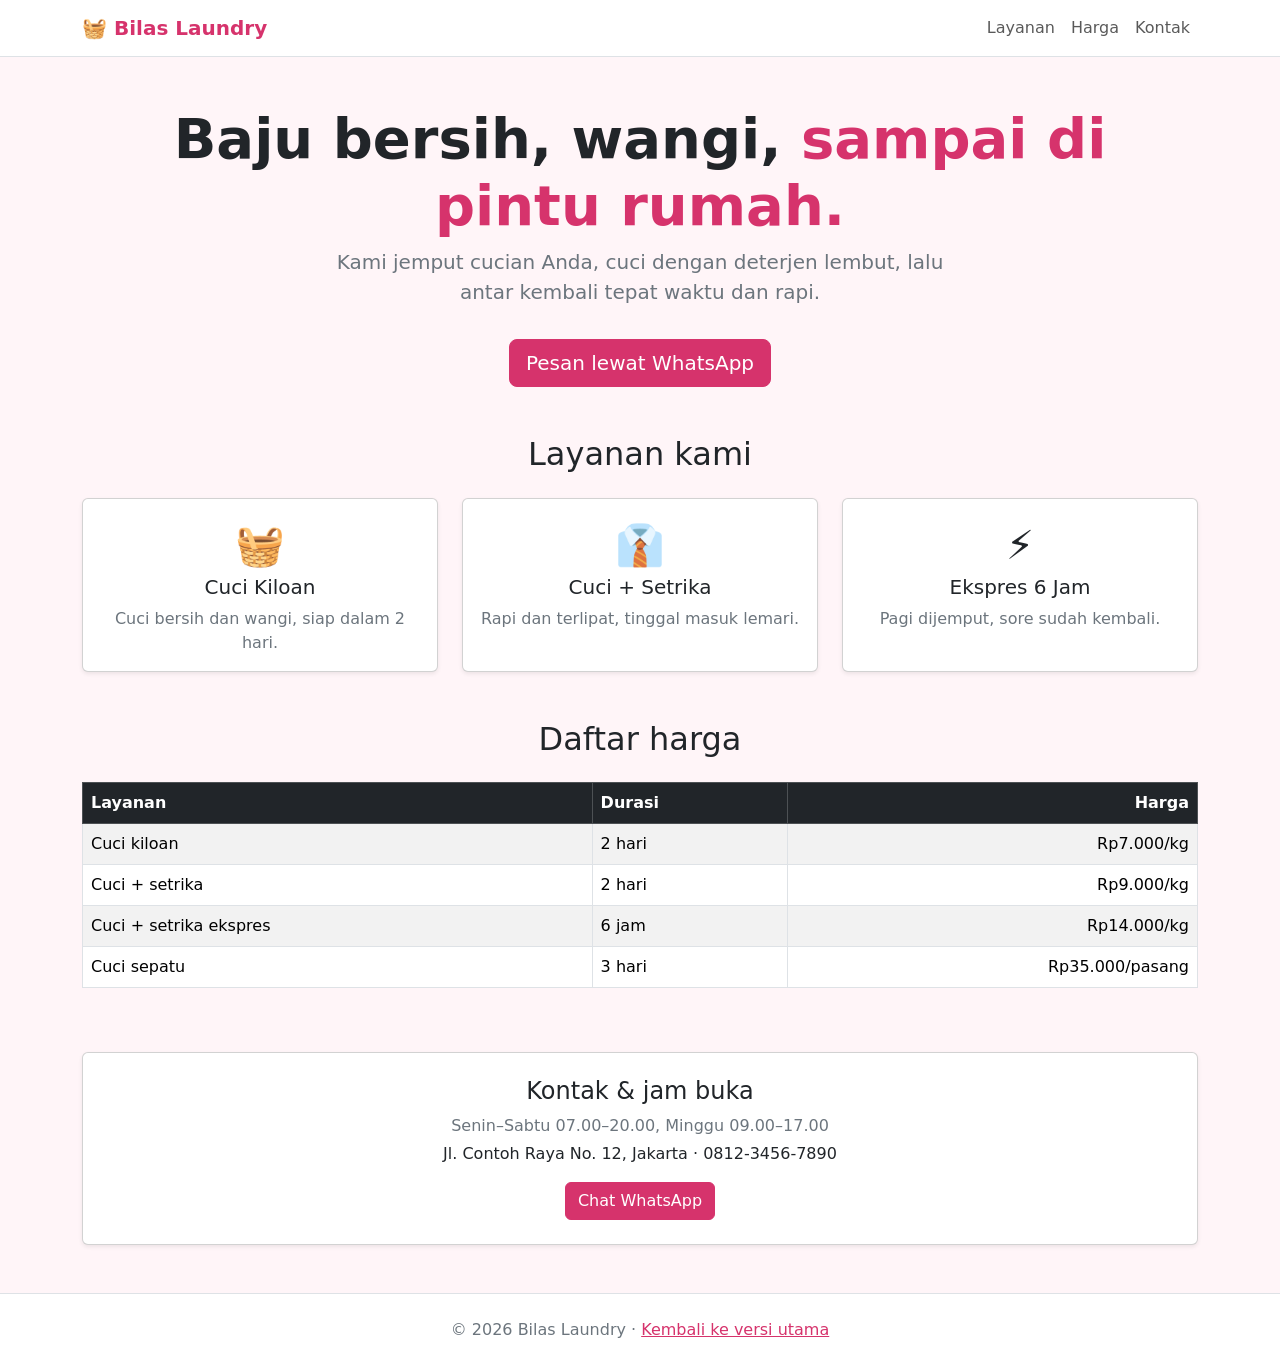
<file: bootstrap.html>
<!DOCTYPE html>
<html lang="id">
<head>
<meta charset="utf-8">
<meta name="viewport" content="width=device-width, initial-scale=1">
<title>Bilas Laundry – Versi Bootstrap</title>
<link href="https://cdn.jsdelivr.net/npm/bootstrap@5.3.3/dist/css/bootstrap.min.css" rel="stylesheet">
<style>
  .btn-pink{background:#D6336C;border-color:#D6336C;color:#fff}
  .btn-pink:hover{background:#B02A5A;border-color:#B02A5A;color:#fff}
  .text-pink{color:#D6336C}
  .bg-soft{background:#FFF5F8}
</style>
</head>
<body class="bg-soft">

<nav class="navbar navbar-expand-md bg-white border-bottom">
  <div class="container">
    <a class="navbar-brand fw-bold text-pink" href="#">🧺 Bilas Laundry</a>
    <button class="navbar-toggler" type="button" data-bs-toggle="collapse" data-bs-target="#menu" aria-controls="menu" aria-expanded="false" aria-label="Buka menu">
      <span class="navbar-toggler-icon"></span>
    </button>
    <div class="collapse navbar-collapse" id="menu">
      <ul class="navbar-nav ms-auto">
        <li class="nav-item"><a class="nav-link" href="#layanan">Layanan</a></li>
        <li class="nav-item"><a class="nav-link" href="#harga">Harga</a></li>
        <li class="nav-item"><a class="nav-link" href="#kontak">Kontak</a></li>
      </ul>
    </div>
  </div>
</nav>

<header class="container py-5 text-center">
  <h1 class="display-4 fw-bold">Baju bersih, wangi, <span class="text-pink">sampai di pintu rumah.</span></h1>
  <p class="lead text-secondary mx-auto" style="max-width:640px">Kami jemput cucian Anda, cuci dengan deterjen lembut, lalu antar kembali tepat waktu dan rapi.</p>
  <a class="btn btn-pink btn-lg mt-3" href="https://wa.me/6281234567890" target="_blank" rel="noopener">Pesan lewat WhatsApp</a>
</header>

<section id="layanan" class="container pb-5">
  <h2 class="text-center mb-4">Layanan kami</h2>
  <div class="row g-4">
    <div class="col-12 col-md-4">
      <div class="card h-100 shadow-sm text-center p-3">
        <div class="fs-1">🧺</div>
        <h3 class="h5">Cuci Kiloan</h3>
        <p class="text-secondary mb-0">Cuci bersih dan wangi, siap dalam 2 hari.</p>
      </div>
    </div>
    <div class="col-12 col-md-4">
      <div class="card h-100 shadow-sm text-center p-3">
        <div class="fs-1">👔</div>
        <h3 class="h5">Cuci + Setrika</h3>
        <p class="text-secondary mb-0">Rapi dan terlipat, tinggal masuk lemari.</p>
      </div>
    </div>
    <div class="col-12 col-md-4">
      <div class="card h-100 shadow-sm text-center p-3">
        <div class="fs-1">⚡</div>
        <h3 class="h5">Ekspres 6 Jam</h3>
        <p class="text-secondary mb-0">Pagi dijemput, sore sudah kembali.</p>
      </div>
    </div>
  </div>
</section>

<section id="harga" class="container pb-5">
  <h2 class="text-center mb-4">Daftar harga</h2>
  <div class="table-responsive">
    <table class="table table-striped table-bordered align-middle bg-white">
      <thead class="table-dark"><tr><th>Layanan</th><th>Durasi</th><th class="text-end">Harga</th></tr></thead>
      <tbody>
        <tr><td>Cuci kiloan</td><td>2 hari</td><td class="text-end">Rp7.000/kg</td></tr>
        <tr><td>Cuci + setrika</td><td>2 hari</td><td class="text-end">Rp9.000/kg</td></tr>
        <tr><td>Cuci + setrika ekspres</td><td>6 jam</td><td class="text-end">Rp14.000/kg</td></tr>
        <tr><td>Cuci sepatu</td><td>3 hari</td><td class="text-end">Rp35.000/pasang</td></tr>
      </tbody>
    </table>
  </div>
</section>

<section id="kontak" class="container pb-5">
  <div class="card shadow-sm p-4 text-center">
    <h2 class="h4">Kontak &amp; jam buka</h2>
    <p class="text-secondary mb-1">Senin–Sabtu 07.00–20.00, Minggu 09.00–17.00</p>
    <p class="mb-3">Jl. Contoh Raya No. 12, Jakarta · 0812-3456-7890</p>
    <div><a class="btn btn-pink" href="https://wa.me/6281234567890" target="_blank" rel="noopener">Chat WhatsApp</a></div>
  </div>
</section>

<footer class="text-center text-secondary py-4 border-top bg-white">
  © 2026 Bilas Laundry · <a class="text-pink" href="./">Kembali ke versi utama</a>
</footer>

<script src="https://cdn.jsdelivr.net/npm/bootstrap@5.3.3/dist/js/bootstrap.bundle.min.js"></script>
</body>
</html>
</file>
<file: style.css>
/* Bilas Laundry – style.css: warna memakai variabel di :root */
:root{
  --bg:#FFE9F1;--surface:#FFFFFF;--ink:#3B1230;--muted:#7A5568;--line:#F3B5CE;
  --teal:#D6336C;--teal-ink:#FFFFFF;--sun:#FFC93C;--sun-ink:#3B1230;--wash:#FFD3E4;
  box-sizing:border-box;padding-top:env(safe-area-inset-top,0px);padding-bottom:env(safe-area-inset-bottom,0px);
}
@media (prefers-color-scheme:dark){:root:not([data-theme="light"]){
  --bg:#2A1020;--surface:#3A1830;--ink:#FFEAF2;--muted:#D9A7BD;--line:#5A2A47;
  --teal:#FF7FA8;--teal-ink:#2A1020;--wash:#4A1F3A;}}
:root[data-theme="dark"]{
  --bg:#2A1020;--surface:#3A1830;--ink:#FFEAF2;--muted:#D9A7BD;--line:#5A2A47;
  --teal:#FF7FA8;--teal-ink:#2A1020;--wash:#4A1F3A;}
html{scroll-padding-top:env(safe-area-inset-top,0px);scroll-behavior:smooth}
*{box-sizing:border-box}
body{margin:0;background:var(--bg);color:var(--ink);font:400 17px/1.6 Figtree,system-ui,sans-serif}
h1,h2,h3{font-family:"Bricolage Grotesque",Figtree,system-ui,sans-serif;line-height:1.1;margin:0}
a{color:inherit}
:focus-visible{outline:3px solid var(--sun);outline-offset:2px}
.wrap{max-width:1040px;margin:0 auto;padding:0 20px}
header{display:flex;justify-content:space-between;align-items:center;padding:18px 0}
.logo{font:800 24px "Bricolage Grotesque",sans-serif;text-decoration:none}
nav a{margin-left:18px;text-decoration:none;color:var(--muted);font-weight:600}
nav a:hover{color:var(--ink)}
.hero{display:grid;grid-template-columns:1.1fr 1fr;gap:40px;align-items:center;padding:36px 0 64px}
.hero h1{font-size:clamp(38px,6vw,64px);font-weight:800;letter-spacing:-.02em}
.hero p{color:var(--muted);max-width:46ch;margin:18px 0 0}
.calc{background:var(--surface);border:2px solid var(--ink);border-radius:22px;padding:24px;box-shadow:8px 8px 0 var(--teal)}
.calc h2{font-size:24px;margin-bottom:16px}
label{display:block;font-weight:600;margin:14px 0 6px}
select,input[type=number]{width:100%;font:inherit;padding:12px 14px;border-radius:12px;border:2px solid var(--line);background:var(--bg);color:var(--ink)}
.check{display:flex;gap:10px;align-items:center;margin-top:14px;font-weight:600}
.check input{width:20px;height:20px;accent-color:var(--teal)}
.total{display:flex;justify-content:space-between;align-items:baseline;margin-top:20px;padding-top:16px;border-top:2px dashed var(--line)}
.total strong{font:800 34px "Bricolage Grotesque",sans-serif}
.note{font-size:14px;color:var(--muted);margin:4px 0 0}
.btn{display:block;text-align:center;margin-top:16px;padding:14px 18px;border-radius:14px;background:var(--sun);color:var(--sun-ink);font-weight:600;text-decoration:none;border:2px solid var(--ink)}
.btn:hover{background:var(--teal);color:var(--teal-ink)}
section{padding:56px 0}
section.alt{background:var(--wash)}
section h2{font-size:clamp(28px,4vw,40px);margin-bottom:8px}
.sub{color:var(--muted);margin:0 0 28px;max-width:56ch}
table{width:100%;border-collapse:collapse;background:var(--surface);border-radius:16px;overflow:hidden}
th,td{text-align:left;padding:14px 18px;border-bottom:1px solid var(--line)}
th{background:var(--ink);color:var(--bg)}
td:last-child,th:last-child{text-align:right;white-space:nowrap}
tr:last-child td{border-bottom:0}
.scroll{overflow-x:auto}
ol{list-style:none;padding:0;margin:0;display:grid;grid-template-columns:repeat(4,1fr);gap:16px;counter-reset:s}
ol li{counter-increment:s;background:var(--surface);border:2px solid var(--line);border-radius:16px;padding:18px}
ol li::before{content:counter(s);display:grid;place-items:center;width:34px;height:34px;border-radius:50%;background:var(--teal);color:var(--teal-ink);font-weight:800;margin-bottom:10px}
ol h3{font-size:19px;margin-bottom:4px}
ol p{margin:0;color:var(--muted);font-size:15px}
.contact{display:grid;grid-template-columns:1fr 1fr;gap:24px}
.contact p{margin:4px 0}
footer{padding:28px 0 36px;color:var(--muted);font-size:14px;border-top:1px solid var(--line)}
.faq{max-width:720px}
.faq details{background:var(--surface);border:2px solid var(--line);border-radius:14px;padding:14px 18px;margin-bottom:10px}
.faq summary{cursor:pointer;font-weight:600}
.faq details p{margin:10px 0 0;color:var(--muted)}
@media (max-width:820px){
  .hero,.contact{grid-template-columns:1fr}
  ol{grid-template-columns:1fr 1fr}
  nav a:not(:last-child){display:none}
}
@media (max-width:480px){ol{grid-template-columns:1fr}}

/* Hari 6: tampilan lebih menarik */
body{background:radial-gradient(1100px 480px at 90% -10%,var(--wash),transparent 60%),var(--bg)}
.hero{position:relative}
.hero h1 span{background:linear-gradient(90deg,var(--teal),#FF7A59);-webkit-background-clip:text;background-clip:text;color:transparent}
.bubbles{position:absolute;inset:0;overflow:hidden;pointer-events:none;z-index:-1}
.bubbles i{position:absolute;bottom:-60px;border-radius:50%;border:2px solid var(--teal);opacity:.35;animation:naik 12s linear infinite}
.bubbles i:nth-child(1){left:5%;width:26px;height:26px}
.bubbles i:nth-child(2){left:30%;width:44px;height:44px;animation-delay:3s;animation-duration:15s}
.bubbles i:nth-child(3){left:52%;width:18px;height:18px;animation-delay:6s}
.bubbles i:nth-child(4){left:74%;width:34px;height:34px;animation-delay:2s;animation-duration:14s}
.bubbles i:nth-child(5){left:92%;width:22px;height:22px;animation-delay:8s}
@keyframes naik{to{transform:translateY(-560px);opacity:0}}
section h2::after{content:"";display:block;width:56px;height:5px;border-radius:3px;background:var(--sun);margin-top:10px}
.cards{display:grid;grid-template-columns:repeat(4,1fr);gap:16px}
.card{background:var(--surface);border:2px solid var(--line);border-radius:18px;padding:22px;transition:transform .2s,border-color .2s,box-shadow .2s}
.card:hover{transform:translateY(-6px);border-color:var(--teal);box-shadow:0 10px 0 var(--wash)}
.card b{display:grid;place-items:center;width:54px;height:54px;border-radius:16px;background:var(--wash);font-size:28px;margin-bottom:12px}
.card h3{font-size:20px}
.card p{color:var(--muted);font-size:15px;margin:6px 0 12px}
.card span{font-weight:800;color:var(--teal)}
.btn{transition:transform .15s,background .15s}
.btn:hover{transform:translateY(-2px)}
.faq summary{list-style:none;display:flex;justify-content:space-between;align-items:center;gap:12px}
.faq summary::-webkit-details-marker{display:none}
.faq summary::after{content:"+";display:grid;place-items:center;flex:none;width:28px;height:28px;border-radius:50%;background:var(--wash);color:var(--teal);font-weight:800;transition:transform .2s}
.faq details[open]{border-color:var(--teal)}
.faq details[open] summary::after{content:"\2212";transform:rotate(180deg)}
@media (max-width:820px){.cards{grid-template-columns:1fr 1fr}}
@media (max-width:480px){.cards{grid-template-columns:1fr}}
@media (prefers-reduced-motion:reduce){.bubbles i{animation:none}.card,.btn{transition:none}}

/* Hari 7: testimoni */
.testi{display:grid;grid-template-columns:repeat(3,1fr);gap:16px}
.testi figure{margin:0;background:var(--surface);border:2px solid var(--line);border-radius:18px;padding:22px;display:flex;flex-direction:column;gap:12px}
.stars{color:var(--sun);font-size:20px;letter-spacing:2px}
.testi blockquote{margin:0;flex:1}
.testi figcaption{color:var(--muted);font-size:14px}
.testi figcaption b{display:block;color:var(--ink);font-size:16px}
@media (max-width:820px){.testi{grid-template-columns:1fr}}

/* Hari 8: tombol WhatsApp melayang */
.wa-float{position:fixed;right:18px;bottom:calc(18px + env(safe-area-inset-bottom,0px));z-index:50;display:flex;align-items:center;gap:8px;padding:12px 18px;border-radius:999px;background:#25D366;color:#073B1A;font-weight:600;text-decoration:none;border:2px solid var(--ink);box-shadow:0 6px 0 rgba(0,0,0,.18);animation:denyut 2.4s ease-in-out infinite}
.wa-float span{font-size:20px}
.wa-float:hover{transform:translateY(-3px)}
@keyframes denyut{50%{box-shadow:0 6px 0 rgba(0,0,0,.18),0 0 0 10px rgba(37,211,102,.25)}}
@media (prefers-reduced-motion:reduce){.wa-float{animation:none}}

/* Hari 9: lacak cucian */
button.btn{font:inherit;font-weight:600;cursor:pointer;width:100%}
.lacak{max-width:760px}
.cari{display:flex;gap:10px}
.cari input{flex:1;font:inherit;padding:12px 14px;border-radius:12px;border:2px solid var(--line);background:var(--surface);color:var(--ink);text-transform:uppercase}
.cari .btn{width:auto;margin:0}
.detail{display:flex;justify-content:space-between;align-items:center;gap:12px;background:var(--surface);border:2px solid var(--ink);border-radius:16px;padding:16px 18px;margin-top:18px}
.detail b{display:block;font:800 22px "Bricolage Grotesque",sans-serif}
.detail span{color:var(--muted);font-size:14px}
.detail strong{font:800 22px "Bricolage Grotesque",sans-serif;color:var(--teal)}
.steps{list-style:none;display:grid;grid-template-columns:repeat(4,1fr);gap:8px;padding:0;margin:16px 0 8px}
.steps li{text-align:center;font-weight:600;font-size:14px;padding:12px 6px;border-radius:12px;background:var(--wash);color:var(--muted);border:2px solid transparent}
.steps li.done{background:var(--teal);color:var(--teal-ink)}
.steps li.now{border-color:var(--sun);background:var(--surface);color:var(--ink);animation:denyut 2s ease-in-out infinite}
.lacak h3{margin:26px 0 10px;font-size:18px}
.chip{font:inherit;font-weight:600;cursor:pointer;margin:0 8px 8px 0;padding:8px 14px;border-radius:999px;border:2px solid var(--line);background:var(--surface);color:var(--ink)}
.chip:hover{border-color:var(--teal)}
.kosong{color:var(--muted);margin:12px 0}
@media (max-width:480px){.cari{flex-direction:column}.cari .btn{width:100%}.steps{grid-template-columns:1fr 1fr}}
@media (prefers-reduced-motion:reduce){.steps li.now{animation:none}}

/* Tombol tema */
.tema{margin-left:18px;width:40px;height:40px;border-radius:50%;border:2px solid var(--line);background:var(--surface);color:var(--ink);font-size:18px;cursor:pointer;vertical-align:middle}
.tema:hover{border-color:var(--teal)}
@media (max-width:820px){nav a:last-of-type{display:inline}}

/* Galeri sebelum & sesudah */
.ba{position:relative;max-width:760px;aspect-ratio:16/9;border-radius:20px;overflow:hidden;border:2px solid var(--ink);touch-action:pan-y}
.ba-pane{position:absolute;inset:0;display:flex;align-items:flex-end;padding:16px}
.ba-pane span{padding:6px 14px;border-radius:999px;background:rgba(59,18,48,.85);color:#fff;font-weight:600;font-size:14px}
.ba-sebelum{background:radial-gradient(circle at 22% 38%,#6b4a2b 0 7%,transparent 8%),radial-gradient(circle at 58% 58%,#7a5a35 0 9%,transparent 10%),radial-gradient(circle at 80% 28%,#5a3d22 0 5%,transparent 6%),radial-gradient(circle at 38% 72%,#6b4a2b 0 4%,transparent 5%),linear-gradient(135deg,#b9a98f,#a39279)}
.ba-sesudah{justify-content:flex-end;background:radial-gradient(circle at 72% 30%,rgba(255,255,255,.8) 0 4%,transparent 5%),radial-gradient(circle at 30% 65%,rgba(255,255,255,.6) 0 3%,transparent 4%),linear-gradient(135deg,#e9f8f7,#b9e6e3);clip-path:inset(0 0 0 50%)}
.ba input{position:absolute;inset:0;width:100%;height:100%;margin:0;opacity:0;cursor:ew-resize;z-index:3}
.ba-garis{position:absolute;top:0;bottom:0;left:50%;width:4px;margin-left:-2px;background:#fff;z-index:2;pointer-events:none}
.ba-garis::after{content:"\2194";position:absolute;top:50%;left:50%;transform:translate(-50%,-50%);width:44px;height:44px;border-radius:50%;background:var(--sun);color:#3B1230;display:grid;place-items:center;font-weight:800;border:2px solid #3B1230}
.ba input:focus-visible ~ .ba-garis{box-shadow:0 0 0 4px var(--sun)}

/* Estimasi selesai dan tombol kembali ke atas */
.estimasi{font-weight:600;color:var(--teal)}
.atas{position:fixed;left:18px;bottom:calc(18px + env(safe-area-inset-bottom,0px));z-index:50;width:46px;height:46px;border-radius:50%;border:2px solid var(--ink);background:var(--surface);color:var(--ink);font-size:20px;font-weight:800;cursor:pointer}
.atas[hidden]{display:none}
.atas:hover{background:var(--sun);color:#3B1230}

/* Tentang kami */
.tentang{display:grid;grid-template-columns:1.2fr 1fr;gap:32px;align-items:center}
.angka{list-style:none;margin:0;padding:0;display:grid;gap:12px}
.angka li{display:flex;align-items:baseline;gap:14px;background:var(--surface);border:2px solid var(--line);border-radius:16px;padding:14px 18px}
.angka b{font:800 30px "Bricolage Grotesque",sans-serif;color:var(--teal);min-width:110px}
.angka span{color:var(--muted)}
@media (max-width:820px){.tentang{grid-template-columns:1fr}}

/* Booking */
.booking{max-width:640px;background:var(--surface);border:2px solid var(--ink);border-radius:20px;padding:24px;box-shadow:8px 8px 0 var(--teal)}
.booking label{margin-top:12px}
.booking input,.booking textarea,.booking select{width:100%;font:inherit;padding:12px 14px;border-radius:12px;border:2px solid var(--line);background:var(--bg);color:var(--ink)}
.booking textarea{min-height:84px;resize:vertical}
.booking .dua{display:grid;grid-template-columns:1fr 1fr;gap:12px}
@media (max-width:480px){.booking .dua{grid-template-columns:1fr}}

/* Animasi muncul saat digulir */
.muncul{opacity:0;transform:translateY(24px);transition:opacity .6s,transform .6s}
.muncul.tampak{opacity:1;transform:none}
@media (prefers-reduced-motion:reduce){.muncul{opacity:1;transform:none;transition:none}}

/* Keranjang dan paket langganan */
.cart{max-width:720px;background:var(--surface);border:2px solid var(--ink);border-radius:20px;padding:22px;box-shadow:8px 8px 0 var(--teal)}
.item{display:flex;justify-content:space-between;align-items:center;gap:12px;padding:12px 0;border-bottom:1px dashed var(--line)}
.item small{display:block;color:var(--muted)}
.item div:last-child{display:flex;align-items:center;gap:10px}
.item .chip{margin:0}
.promo{display:flex;gap:10px;margin-top:16px}
.promo input{flex:1;font:inherit;padding:12px 14px;border-radius:12px;border:2px solid var(--line);background:var(--bg);color:var(--ink);text-transform:uppercase}
.promo .btn{width:auto;margin:0}
.rincian{margin:14px 0 0}
.rincian div{display:flex;justify-content:space-between;padding:6px 0}
.rincian dt{color:var(--muted)}.rincian dd{margin:0;font-weight:600}
.rincian .tot{border-top:2px dashed var(--line);margin-top:6px;padding-top:12px;font:800 22px "Bricolage Grotesque",sans-serif}
.rincian .tot dt{color:var(--ink)}.rincian .tot dd{color:var(--teal)}
.paket{display:grid;grid-template-columns:repeat(3,1fr);gap:16px}
.pk{position:relative;background:var(--surface);border:2px solid var(--line);border-radius:18px;padding:24px;display:flex;flex-direction:column;gap:6px}
.pk.pop{border-color:var(--teal);box-shadow:0 10px 0 var(--wash)}
.pk em{position:absolute;top:-12px;right:16px;background:var(--sun);color:#3B1230;font-style:normal;font-weight:600;font-size:13px;padding:3px 12px;border-radius:999px}
.pk h3{font-size:22px}.pk p{margin:0;color:var(--muted)}
.pk strong{font:800 30px "Bricolage Grotesque",sans-serif;color:var(--teal);margin-top:8px}
.pk small{color:var(--muted)}
.pk .btn{margin-top:14px}
@media (max-width:820px){.paket{grid-template-columns:1fr}}
@media (max-width:480px){.promo{flex-direction:column}.promo .btn{width:100%}}

/* Ulasan pelanggan dan pencarian FAQ */
.rata{display:flex;align-items:center;gap:14px;margin:0 0 20px}
.rata strong{font:800 52px "Bricolage Grotesque",sans-serif;color:var(--teal);line-height:1}
.rata small{display:block;color:var(--muted)}
.testi.baru{margin-top:16px}
.testi:empty{display:none}
.ulas{margin-top:28px}
.ulas h3{font-size:22px;margin-bottom:4px}
.cari-faq{width:100%;max-width:720px;font:inherit;padding:12px 14px;border-radius:12px;border:2px solid var(--line);background:var(--surface);color:var(--ink);margin-bottom:14px}
.faq details[hidden]{display:none}

/* Rekomendasi paket */
.saran{max-width:520px;margin-top:28px;background:var(--surface);border:2px dashed var(--teal);border-radius:16px;padding:18px}
.saran label{margin-top:0}
.saran input{width:100%;font:inherit;padding:12px 14px;border-radius:12px;border:2px solid var(--line);background:var(--bg);color:var(--ink)}
.saran .note{font-weight:600;color:var(--teal);margin-top:10px}

/* Efek tekan pada tombol */
.btn:active,.chip:active{transform:scale(.97)}

/* Pertanyaan FAQ berubah warna saat disentuh */
.faq summary:hover{color:var(--teal)}

/* Peta lokasi */
.peta{grid-column:1/-1;border-radius:18px;overflow:hidden;border:2px solid var(--ink)}
.peta iframe{display:block;width:100%;height:320px;border:0}
@media (max-width:480px){.peta iframe{height:260px}}
</file>
